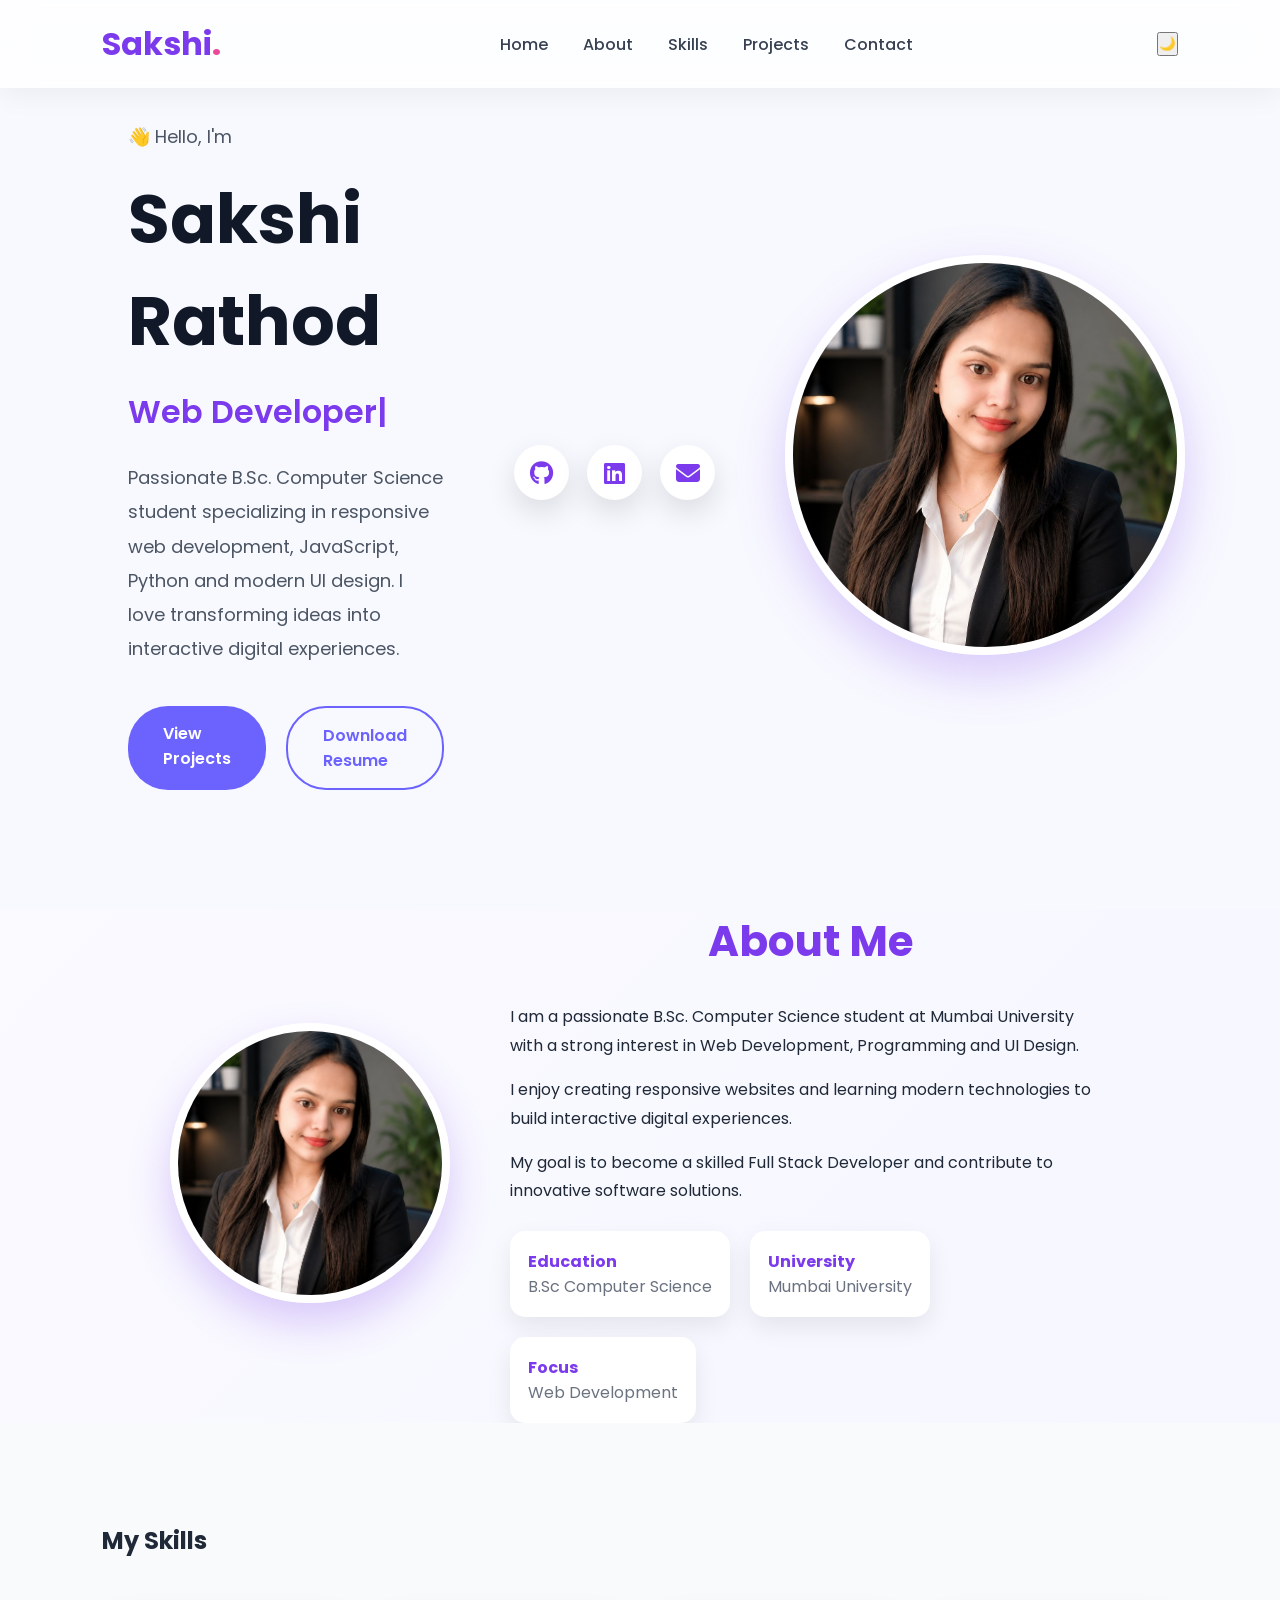
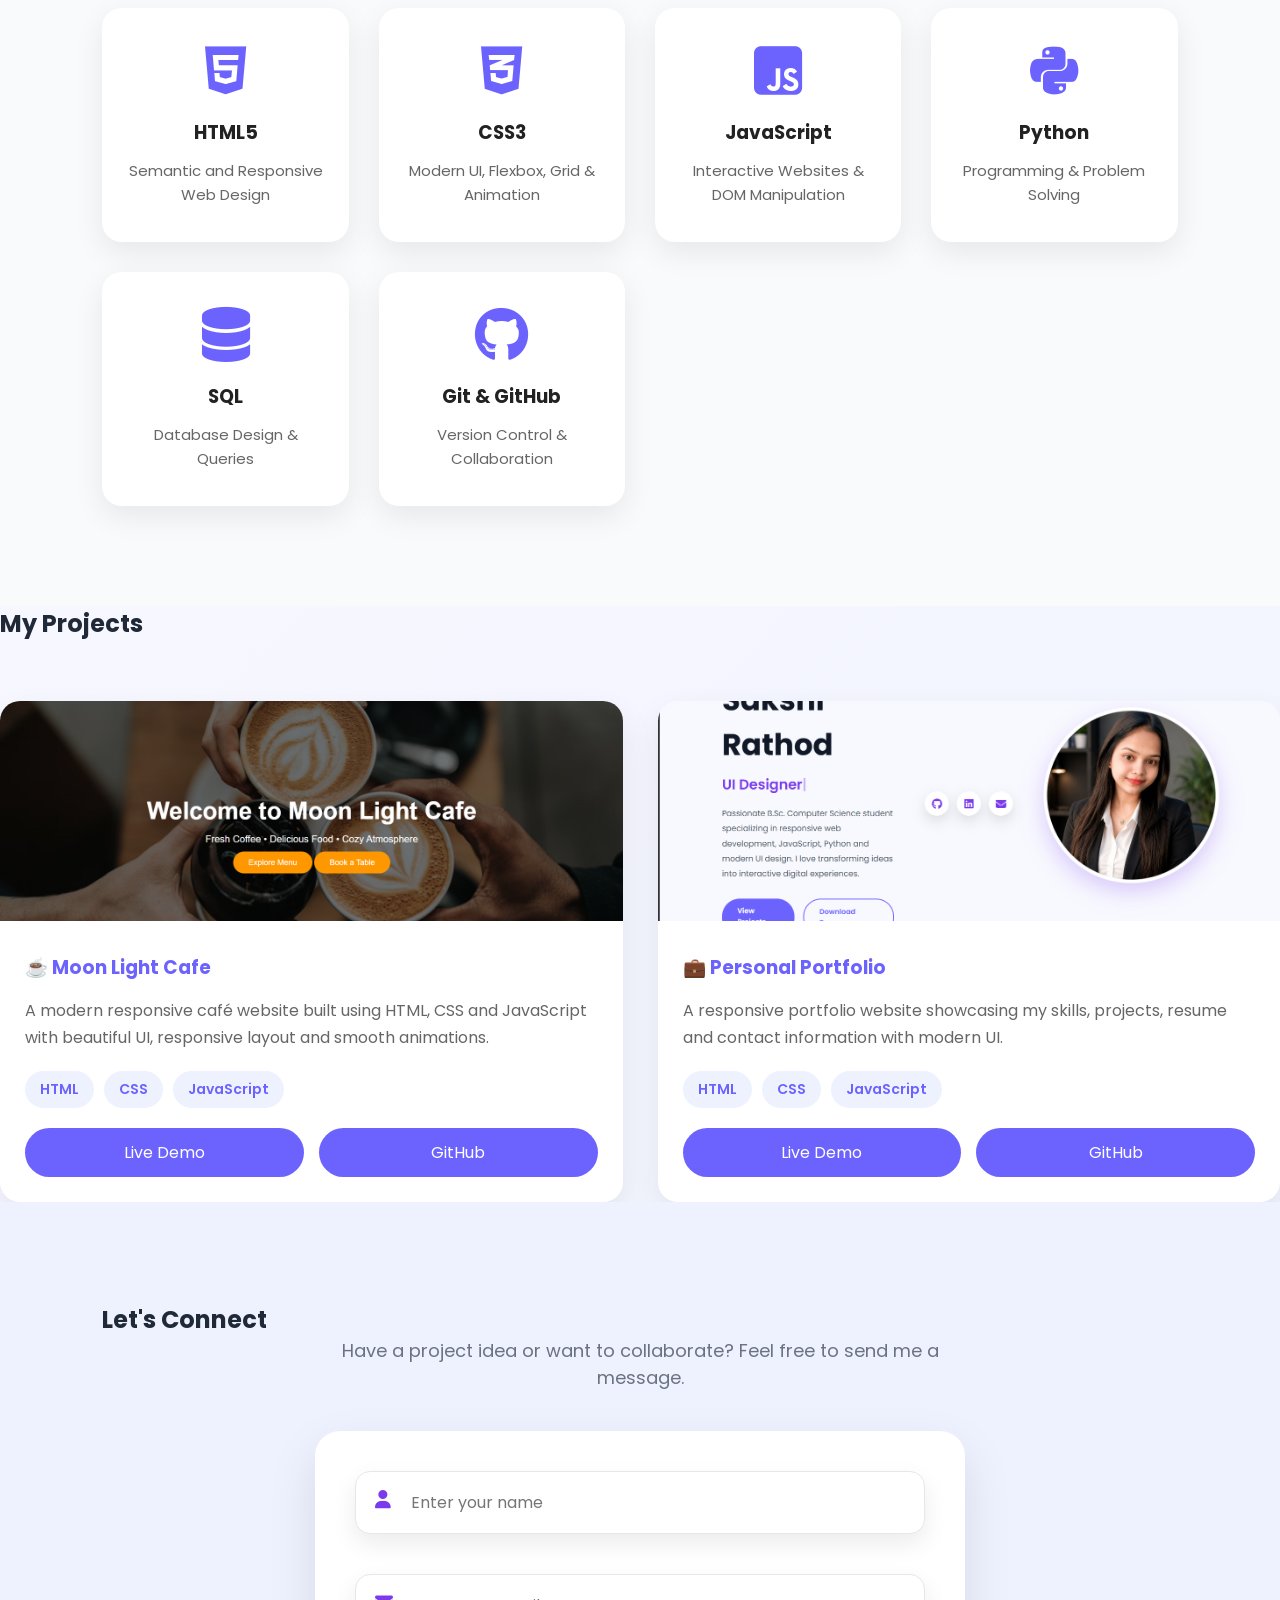
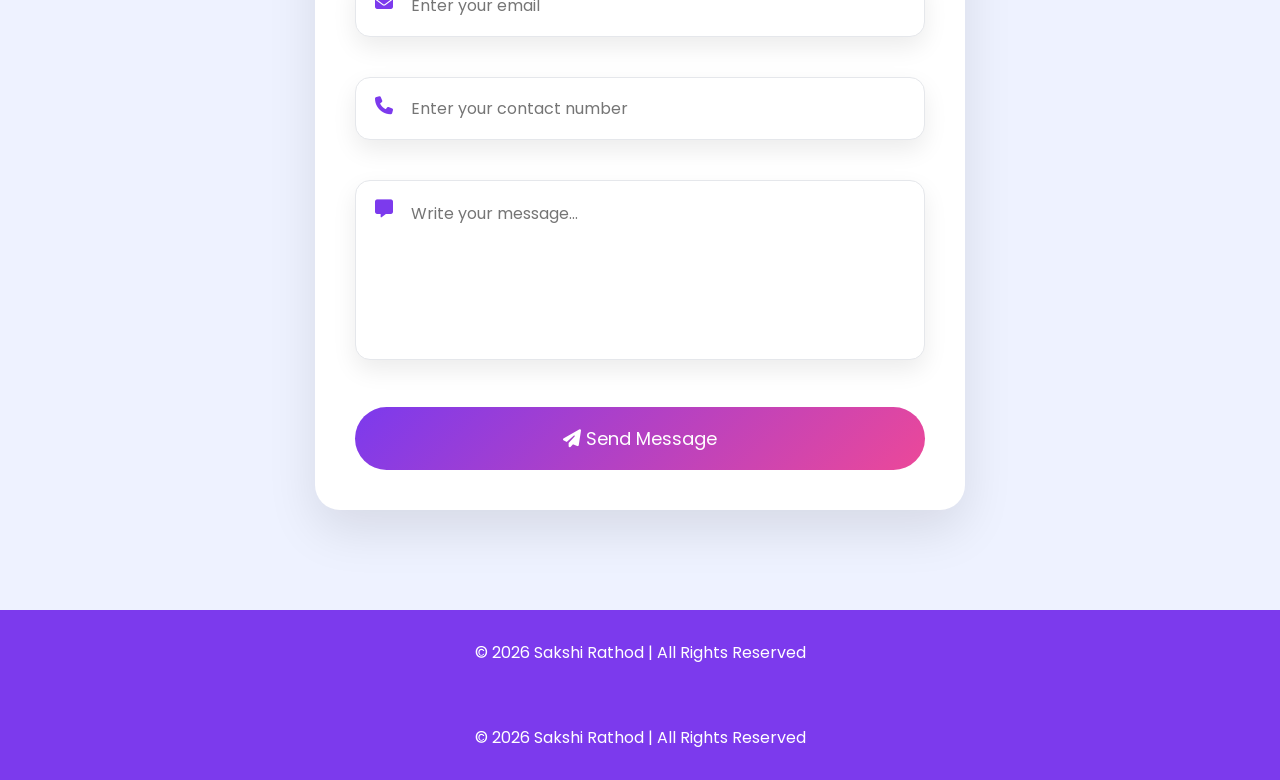
<file: WebDev-L2-Portfolio/index.html>
<!DOCTYPE html>
<html lang="en">

<head>
    <meta charset="UTF-8">
    <meta name="viewport" content="width=device-width, initial-scale=1.0">
    <title>Sakshi Rathod | Portfolio</title>

    <!-- CSS -->
    <link rel="stylesheet" href="style.css">

    <!-- Google Font -->
    <link href="https://fonts.googleapis.com/css2?family=Poppins:wght@300;400;500;600;700;800&display=swap" rel="stylesheet">

    <!-- Font Awesome -->
    <link rel="stylesheet"
        href="https://cdnjs.cloudflare.com/ajax/libs/font-awesome/6.6.0/css/all.min.css">
</head>

<body>

<!-- ================= NAVBAR ================= -->

<header>

<nav class="navbar">

<div class="logo">
Sakshi<span>.</span>
</div>

<ul class="nav-links">

<li><a href="#home">Home</a></li>
<li><a href="#about">About</a></li>
<li><a href="#skills">Skills</a></li>
<li><a href="#projects">Projects</a></li>
<li><a href="#contact">Contact</a></li>

</ul>

<button id="theme-toggle">
🌙
</button>

</nav>

</header>

<!-- ================= HERO ================= -->

<section class="hero" id="home">

    <div class="hero-content">

        <div class="hero-text">

            <p class="welcome">👋 Hello, I'm</p>

            <h1>Sakshi Rathod</h1>

            <h2>
    <span id="typing"></span>

            </h2>

            <p class="hero-description">
                Passionate B.Sc. Computer Science student specializing in
                responsive web development, JavaScript, Python and modern UI design.
                I love transforming ideas into interactive digital experiences.
            </p>

            <div class="hero-buttons">

                <a href="#projects" class="btn">
                    View Projects
                </a>

                <a href="Sakshi_Rathod_Resume.pdf" download class="btn btn-outline">
    Download Resume
</a>

            </div>

        </div>
        <div class="social-icons">

    <a href="https://github.com/sakshirathod788-svg" target="_blank">
        <i class="fab fa-github"></i>
    </a>

    <a href="https://linkedin.com/in/sakshi-rathod-85656731a" target="_blank">
        <i class="fab fa-linkedin"></i>
    </a>

    <a href="mailto:sakshirathod788@gmail.com">
        <i class="fas fa-envelope"></i>
    </a>

</div>

        <div class="hero-image">
    <img src="images/1000123380.jpg" alt="Sakshi Rathod">
</div>
    </div>

</section>

<!-- ================= ABOUT ================= -->

<section class="about reveal" id="about">

    <div class="about-container">

        <div class="about-image">
            <img src="images/1000123380.jpg" alt="Sakshi Rathod">
        </div>


        <div class="about-content">

            <h2 class="section-title">
                About Me
            </h2>

            <p>
                I am a passionate B.Sc. Computer Science student at Mumbai University
                with a strong interest in Web Development, Programming and UI Design.
            </p>

            <p>
                I enjoy creating responsive websites and learning modern technologies
                to build interactive digital experiences.
            </p>

            <p>
                My goal is to become a skilled Full Stack Developer and contribute
                to innovative software solutions.
            </p>


            <div class="about-info">

                <div>
                    <strong>Education</strong>
                    <span>B.Sc Computer Science</span>
                </div>


                <div>
                    <strong>University</strong>
                    <span>Mumbai University</span>
                </div>


                <div>
                    <strong>Focus</strong>
                    <span>Web Development</span>
                </div>

            </div>

        </div>

    </div>

</section>
<!-- ================= SKILLS ================= -->
<!-- ================= SKILLS ================= -->

<section class="skills reveal" id="skills">

    <h2 class="section-title">My Skills</h2>

    <div class="skills-grid">

        <div class="skill-card">
            <i class="fab fa-html5"></i>
            <h3>HTML5</h3>
            <p>Semantic and Responsive Web Design</p>
        </div>


        <div class="skill-card">
            <i class="fab fa-css3-alt"></i>
            <h3>CSS3</h3>
            <p>Modern UI, Flexbox, Grid & Animation</p>
        </div>


        <div class="skill-card">
            <i class="fab fa-js-square"></i>
            <h3>JavaScript</h3>
            <p>Interactive Websites & DOM Manipulation</p>
        </div>


        <div class="skill-card">
            <i class="fab fa-python"></i>
            <h3>Python</h3>
            <p>Programming & Problem Solving</p>
        </div>


        <div class="skill-card">
            <i class="fas fa-database"></i>
            <h3>SQL</h3>
            <p>Database Design & Queries</p>
        </div>


        <div class="skill-card">
            <i class="fab fa-github"></i>
            <h3>Git & GitHub</h3>
            <p>Version Control & Collaboration</p>
        </div>


    </div>

</section>

        </div>


    </div>

</section>
    </div>

</section>

<!-- ================= PROJECTS ================= -->


    <section class="projects reveal" id="projects"></section>

    <h2 class="section-title">My Projects</h2>

    <div class="projects-container">

        <!-- Project 1 -->

        <div class="project-card">

            <img src="images/moonlight.png" alt="Moon Light Cafe">

            <div class="project-content">

                <h3>☕ Moon Light Cafe</h3>

                <p>
                    A modern responsive café website built using HTML, CSS and JavaScript with beautiful UI, responsive layout and smooth animations.
                </p>

                <div class="project-tech">
                    <span>HTML</span>
                    <span>CSS</span>
                    <span>JavaScript</span>
                </div>

                <div class="project-buttons">

                    <a href="https://sakshirathod788-svg.github.io/OIBSIP/" target="_blank">
    Live Demo
</a>

                    <a href="https://github.com/sakshirathod788-svg/OIBSIP" target="_blank">
    GitHub
</a>

                </div>

            </div>

        </div>

        <!-- Project 2 -->

        <div class="project-card">

            <img src="images/portfolio.png" alt="Portfolio">

            <div class="project-content">

                <h3>💼 Personal Portfolio</h3>

                <p>
                    A responsive portfolio website showcasing my skills, projects, resume and contact information with modern UI.
                </p>

                <div class="project-tech">
                    <span>HTML</span>
                    <span>CSS</span>
                    <span>JavaScript</span>
                </div>

                <div class="project-buttons">

                    <a href="#" target="_blank">
                        Live Demo
                    </a>

                    <a href="#" target="_blank">
                        GitHub
                    </a>

                </div>

            </div>

        </div>

    </div>

</section>



<!-- ================= CONTACT ================= -->

<!-- ================= CONTACT ================= -->

<section class="contact reveal" id="contact">

    <h2 class="section-title">
        Let's Connect
    </h2>

    <p class="contact-text">
        Have a project idea or want to collaborate?
        Feel free to send me a message.
    </p>


    <form action="https://api.web3forms.com/submit" method="POST">

        <!-- Your Access Key -->
        <input type="hidden" name="access_key" value="ac0a4e69-1e77-4407-ad9c-245c197e8f6f">

        <input type="hidden" name="subject" value="New Portfolio Message">

        <input type="hidden" name="redirect" value="https://web3forms.com/success">


        <div class="input-box">

            <i class="fas fa-user"></i>

            <input
            type="text"
            name="name"
            placeholder="Enter your name"
            required>

        </div>


        <div class="input-box">

            <i class="fas fa-envelope"></i>

            <input
            type="email"
            name="email"
            placeholder="Enter your email"
            required>

        </div>


        <div class="input-box">

            <i class="fas fa-phone"></i>

            <input
            type="tel"
            name="phone"
            placeholder="Enter your contact number"
            required>

        </div>


        <div class="input-box">

            <i class="fas fa-message"></i>

            <textarea
            name="message"
            placeholder="Write your message..."
            required></textarea>

        </div>


        <!-- Submit Button -->

        <button type="submit" class="submit-btn">

            <i class="fas fa-paper-plane"></i>
            Send Message

        </button>


    </form>

</section>
        </button>

    </form>

</section>

<!-- ================= FOOTER ================= -->

<footer>

<p>

© 2026 Sakshi Rathod | All Rights Reserved

</p>

</footer>

<script src="script.js"></script>
<footer>

<p>
© 2026 Sakshi Rathod | All Rights Reserved
</p>

</footer>

<button class="top-btn" id="topBtn">
    <i class="fas fa-arrow-up"></i>
</button>

<script src="script.js"></script>

</body>
</html>

</body>

</html>
</file>
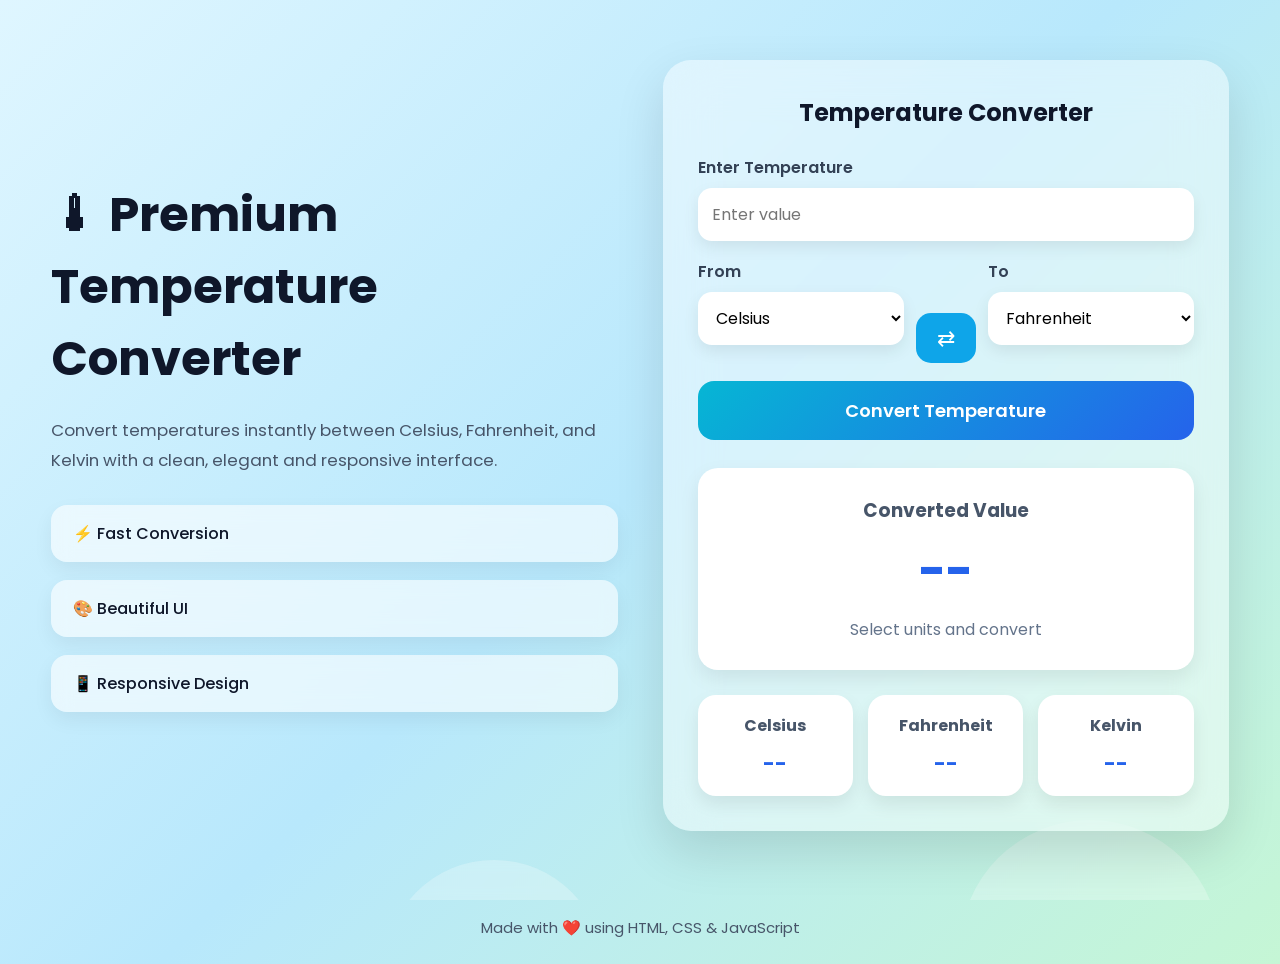
<file: WebDev-L3-TemperatureConverter/index.html>
<!DOCTYPE html>
<html lang="en">
<head>
    <meta charset="UTF-8" />
    <meta name="viewport" content="width=device-width, initial-scale=1.0" />
    <title>Premium Temperature Converter</title>

    <!-- Google Font -->
    <link href="https://fonts.googleapis.com/css2?family=Poppins:wght@300;400;500;600;700&display=swap" rel="stylesheet">

    <!-- CSS -->
    <link rel="stylesheet" href="style.css">
</head>
<body>

    <!-- Animated Background -->
    <div class="background">
        <span></span>
        <span></span>
        <span></span>
        <span></span>
        <span></span>
    </div>

    <div class="container">

        <!-- Left Side -->
        <div class="info">

            <h1>🌡 Premium Temperature Converter</h1>

            <p>
                Convert temperatures instantly between
                Celsius, Fahrenheit, and Kelvin with a clean,
                elegant and responsive interface.
            </p>

            <div class="features">

                <div class="feature-card">
                    ⚡ Fast Conversion
                </div>

                <div class="feature-card">
                    🎨 Beautiful UI
                </div>

                <div class="feature-card">
                    📱 Responsive Design
                </div>

            </div>

        </div>

        <!-- Right Side -->
        <div class="converter-card">

            <h2>Temperature Converter</h2>

            <div class="input-group">

                <label>Enter Temperature</label>

                <input
                    type="number"
                    id="temperature"
                    placeholder="Enter value">

            </div>

            <div class="unit-row">

                <div>

                    <label>From</label>

                    <select id="fromUnit">

                        <option value="Celsius">Celsius</option>
                        <option value="Fahrenheit">Fahrenheit</option>
                        <option value="Kelvin">Kelvin</option>

                    </select>

                </div>

                <button id="swapBtn">
                    ⇄
                </button>

                <div>

                    <label>To</label>

                    <select id="toUnit">

                        <option value="Fahrenheit">Fahrenheit</option>
                        <option value="Celsius">Celsius</option>
                        <option value="Kelvin">Kelvin</option>

                    </select>

                </div>

            </div>

            <button id="convertBtn">
                Convert Temperature
            </button>

            <div class="result-box">

                <h3>Converted Value</h3>

                <h1 id="resultValue">
                    --
                </h1>

                <p id="resultUnit">
                    Select units and convert
                </p>

            </div>

            <div class="extra-results">

                <div class="small-card">
                    <h4>Celsius</h4>
                    <p id="celsiusValue">--</p>
                </div>

                <div class="small-card">
                    <h4>Fahrenheit</h4>
                    <p id="fahrenheitValue">--</p>
                </div>

                <div class="small-card">
                    <h4>Kelvin</h4>
                    <p id="kelvinValue">--</p>
                </div>

            </div>

        </div>

    </div>

    <!-- Footer -->

    <footer>

        <p>
            Made with ❤️ using HTML, CSS & JavaScript
        </p>

    </footer>

    <script src="script.js"></script>

</body>
</html>
</file>
<file: WebDev-L2-Portfolio/style.css>
/* ================= GOOGLE FONT ================= */

*{
    margin:0;
    padding:0;
    box-sizing:border-box;
    font-family:'Poppins',sans-serif;
}

html{
    scroll-behavior:smooth;
}

body{
    background:linear-gradient(135deg,#FDFBFF,#EEF2FF);
    color:#1F2937;
}

/* ================= NAVBAR ================= */

.navbar{
    width:100%;
    position:fixed;
    top:0;
    left:0;
    display:flex;
    justify-content:space-between;
    align-items:center;
    padding:20px 8%;
    background:rgba(255,255,255,.75);
    backdrop-filter:blur(15px);
    box-shadow:0 8px 25px rgba(0,0,0,.05);
    z-index:1000;
}

.logo{
    font-size:32px;
    font-weight:700;
    color:#7C3AED;
}

.logo span{
    color:#EC4899;
}

.nav-links{
    display:flex;
    list-style:none;
}

.nav-links li{
    margin-left:35px;
}

.nav-links a{
    text-decoration:none;
    color:#374151;
    font-weight:500;
    transition:.3s;
}

.nav-links a:hover{
    color:#7C3AED;
}


/* ================= HERO ================= */

.hero{
    min-height:100vh;
    display:flex;
    align-items:center;
    justify-content:center;
    padding:120px 8%;
    background:#f8f9ff;
}

.hero-content{
    width:100%;
    display:flex;
    align-items:center;
    justify-content:space-between;
    gap:70px;
}

.hero-text{
    flex:1;
}

.hero-image{
    flex:1;
    display:flex;
    justify-content:center;
    align-items:center;
}

.hero-image img{
    width:400px;
    height:400px;
    object-fit:cover;
    border-radius:50%;
    border:8px solid white;
    box-shadow:0 20px 50px rgba(124,58,237,.25);
    transition:.4s;
}

.hero-image img:hover{
    transform:scale(1.05);
}

/* ================= CONTENT ================= */

.hero-text h4{
    color:#7C3AED;
    font-size:22px;
}

.hero-text h1{
    font-size:68px;
    margin:15px 0;
    color:#111827;
}

.hero-text h2{
    color:#6B7280;
    margin-bottom:25px;
    font-size:30px;
}

.hero-text p{
    color:#4B5563;
    line-height:1.9;
    font-size:18px;
    max-width:550px;
}

/* ================= RESPONSIVE ================= */

@media(max-width:900px){

.hero{

flex-direction:column;

text-align:center;

padding-top:150px;

}

.hero-content p{

margin:auto;

}

.hero-buttons{

justify-content:center;

}

.navbar{

flex-direction:column;

}

.nav-links{

margin-top:20px;

}

.hero-content h1{

font-size:48px;

}

.hero-content h2{

font-size:24px;

}

box-shadow:
0 0 0 8px white,
0 0 45px rgba(124,58,237,.35);
}

}

/* ================= ABOUT ================= */

.about{
    padding:100px 10%;
    background:#ffffff;
}

.about .section-title{
    text-align:center;
    font-size:42px;
    color:#7C3AED;
    margin-bottom:30px;
}

.about .section-text{
    max-width:900px;
    margin:0 auto;
    text-align:center;
    font-size:18px;
    line-height:1.9;
    color:#6B7280;
}
/* ================= SKILLS ================= */

.skills{
    padding:100px 8%;
    background:#F8FAFC;
}

.skills-grid{
    display:grid;
    grid-template-columns:repeat(auto-fit,minmax(180px,1fr));
    gap:25px;
    margin-top:50px;
}

.skills-grid{
    display:grid;
    grid-template-columns:repeat(auto-fit,minmax(230px,1fr));
    gap:30px;
    margin-top:50px;
}

.skill-card{
    background:#fff;
    padding:35px 25px;
    border-radius:20px;
    text-align:center;
    transition:.4s;
    box-shadow:0 10px 30px rgba(0,0,0,.08);
}

.skill-card i{
    font-size:55px;
    color:#6C63FF;
    margin-bottom:20px;
}

.skill-card h3{
    margin-bottom:12px;
    color:#222;
}

.skill-card p{
    color:#666;
    font-size:15px;
    line-height:1.6;
}

.skill-card:hover{
    transform:translateY(-10px);
    box-shadow:0 25px 50px rgba(108,99,255,.25);
}

/* ================= PROJECTS ================= */

.projects-container{
    display:grid;
    grid-template-columns:repeat(auto-fit,minmax(350px,1fr));
    gap:35px;
    margin-top:60px;
}

.project-card{
    background:#fff;
    border-radius:20px;
    overflow:hidden;
    box-shadow:0 15px 35px rgba(0,0,0,.08);
    transition:.4s;
}

.project-card:hover{
    transform:translateY(-12px);
    box-shadow:0 25px 50px rgba(108,99,255,.25);
}

.project-card img{
    width:100%;
    height:220px;
    object-fit:cover;
}

.project-content{
    padding:25px;
}

.project-content h3{
    margin-bottom:15px;
    color:#6C63FF;
}

.project-content p{
    color:#666;
    line-height:1.7;
}

.project-tech{
    display:flex;
    gap:10px;
    flex-wrap:wrap;
    margin:20px 0;
}

.project-tech span{
    background:#EEF2FF;
    color:#6C63FF;
    padding:8px 15px;
    border-radius:30px;
    font-size:14px;
    font-weight:600;
}

.project-buttons{
    display:flex;
    gap:15px;
}

.project-buttons a{
    flex:1;
    text-align:center;
    text-decoration:none;
    padding:12px;
    border-radius:30px;
    background:#6C63FF;
    color:white;
    transition:.3s;
}

.project-buttons a:hover{
    background:#5146ff;
}

/* ================= CONTACT ================= */

.contact{
    padding:100px 8%;
    background:#EEF2FF;
}

.contact form{
    max-width:650px;
    margin:auto;
    display:flex;
    flex-direction:column;
    gap:20px;
}

.contact input,
.contact textarea{
    padding:18px;
    border:none;
    border-radius:12px;
    background:white;
    box-shadow:0 8px 20px rgba(0,0,0,.06);
    font-size:16px;
    outline:none;
}

.contact textarea{
    height:170px;
    resize:none;
}

.contact button{
    padding:18px;
    border:none;
    border-radius:35px;
    background:#7C3AED;
    color:white;
    font-size:18px;
    cursor:pointer;
    transition:.3s;
}

.contact button:hover{
    background:#6D28D9;
}

/* ================= FOOTER ================= */

footer{
    padding:30px;
    text-align:center;
    background:#7C3AED;
    color:white;
}

/* ================= MOBILE ================= */

@media(max-width:768px){

.skills-grid{
    grid-template-columns:1fr;
}

.project-card{
    padding:25px;
}

.section-title{
    font-size:34px;
}

.section-text{
    font-size:16px;
}

}
/* ACTIVE NAVBAR */

.nav-links a.active{

color:#7C3AED;

font-weight:700;

}

/* SCROLL TO TOP */

.top-btn{

position:fixed;

bottom:30px;

right:30px;

width:55px;

height:55px;

border:none;

border-radius:50%;

background:#7C3AED;

color:white;

font-size:24px;

cursor:pointer;

display:none;

box-shadow:0 10px 25px rgba(0,0,0,.25);

transition:.3s;

z-index:1000;

}

.top-btn:hover{

transform:scale(1.1);

background:#6D28D9;

}
.contact input,
.contact textarea{

    width:100%;
    padding:18px;

    border-radius:15px;
    border:none;

    margin-bottom:20px;

    font-size:17px;

    box-shadow:0 10px 25px rgba(0,0,0,.08);

    outline:none;

}

.contact textarea{

    height:180px;

}

.contact button{

    width:100%;

    padding:18px;

    background:#7C3AED;

    color:white;

    border:none;

    border-radius:40px;

    font-size:18px;

    cursor:pointer;

    transition:.3s;

}

.contact button:hover{

    background:#6D28D9;

}
/* ================= TYPING TEXT ================= */

#typing{

    color:#7C3AED;

    font-weight:700;

}

#typing::after{

    content:"|";

    animation:blink .8s infinite;

}

@keyframes blink{

    50%{

        opacity:0;

    }

}
.hero{
    min-height:100vh;
    display:flex;
    align-items:center;
    justify-content:center;
    padding:120px 10%;
    background:#f8f9ff;
}

.hero-content{
    width:100%;
    display:flex;
    justify-content:space-between;
    align-items:center;
    gap:70px;
}

.hero-text{
    flex:1;
}

.hero-image{
    flex:1;
    display:flex;
    justify-content:center;
}
.hero-buttons{
    display:flex;
    gap:20px;
    margin-top:40px;
}

.btn{
    padding:15px 35px;
    background:#6c63ff;
    color:white;
    text-decoration:none;
    border-radius:40px;
    font-weight:600;
    transition:.3s;
}

.btn:hover{
    transform:translateY(-5px);
    background:#5848ff;
}

.btn-outline{
    background:transparent;
    color:#6c63ff;
    border:2px solid #6c63ff;
}

.btn-outline:hover{
    background:#6c63ff;
    color:white;
}
.hero-image img{
    animation: float 4s ease-in-out infinite;
}

@keyframes float{
    0%{
        transform: translateY(0);
    }
    50%{
        transform: translateY(-12px);
    }
    100%{
        transform: translateY(0);
    }
}
/* ================= TYPING TEXT ================= */

#typing{
    color:#7C3AED;
    font-size:32px;
    font-weight:600;
    min-height:45px;
}

#typing::after{
    content:"|";
    animation:blink .8s infinite;
}

@keyframes blink{
    50%{
        opacity:0;
    }
}
/*================ SOCIAL ICONS ================*/

.social-icons{
    margin-top:35px;
    display:flex;
    gap:18px;
}

.social-icons a{
    width:55px;
    height:55px;
    display:flex;
    justify-content:center;
    align-items:center;
    border-radius:50%;
    text-decoration:none;
    background:#ffffff;
    color:#7C3AED;
    font-size:24px;
    box-shadow:0 12px 30px rgba(0,0,0,.12);
    transition:.4s;
}

.social-icons a:hover{
    transform:translateY(-8px) rotate(360deg);
    background:#7C3AED;
    color:white;
}
/* DARK MODE TEST */

.dark-mode{
    background:#111827;
    color:white;
}


.dark-mode .navbar{
    background:#1f2937;
}


.dark-mode .hero,
.dark-mode .about,
.dark-mode .skills,
.dark-mode .projects,
.dark-mode .contact{
    background:#111827;
}


.dark-mode .skill-card,
.dark-mode .project-card{
    background:#1f2937;
}


.dark-mode p{
    color:#e5e7eb;
}
/* ================= SCROLL REVEAL ================= */

.reveal{

    opacity:0;
    transform:translateY(60px);
    transition:all 0.8s ease;

}


.reveal.active{

    opacity:1;
    transform:translateY(0);

}
/* ================= ABOUT NEW DESIGN ================= */

.about-container{

    display:flex;
    align-items:center;
    justify-content:center;
    gap:60px;

}


.about-image img{

    width:280px;
    height:280px;
    border-radius:50%;
    object-fit:cover;
    border:8px solid white;
    box-shadow:0 20px 40px rgba(124,58,237,.25);

}


.about-content{

    max-width:600px;

}


.about-content p{

    margin-bottom:15px;
    line-height:1.8;

}


.about-info{

    display:flex;
    gap:20px;
    margin-top:25px;
    flex-wrap:wrap;

}


.about-info div{

    background:white;
    padding:18px;
    border-radius:15px;
    box-shadow:0 10px 25px rgba(0,0,0,.08);

}


.about-info strong{

    display:block;
    color:#7C3AED;

}


.about-info span{

    color:#6B7280;

}
/* ================= CONTACT DESIGN ================= */


.contact-text{

    text-align:center;
    max-width:600px;
    margin:0 auto 40px;
    color:#6B7280;
    font-size:18px;

}


.contact form{

    background:white;
    padding:40px;
    border-radius:25px;
    box-shadow:0 20px 50px rgba(0,0,0,.1);

}


.contact input,
.contact textarea{

    border:1px solid #e5e7eb;

}


.contact button{

    background:linear-gradient(
    135deg,
    #7C3AED,
    #EC4899
    );

}
/* ================= CONTACT INPUT DESIGN ================= */


.input-box{

    position:relative;
    width:100%;

}


.input-box i{

    position:absolute;
    left:20px;
    top:20px;
    color:#7C3AED;
    font-size:18px;

}


.input-box input,
.input-box textarea{

    width:100%;
    padding:18px 20px 18px 55px;

    border-radius:15px;
    border:1px solid #e5e7eb;

    font-size:16px;

    transition:.3s;

}


.input-box textarea{

    padding-top:20px;

}


.input-box input:focus,
.input-box textarea:focus{

    border-color:#7C3AED;
    box-shadow:0 0 15px rgba(124,58,237,.2);

}
</file>
<file: WebDev-L3-TemperatureConverter/style.css>
/* ==========================
   GOOGLE FONT
========================== */
@import url('https://fonts.googleapis.com/css2?family=Poppins:wght@300;400;500;600;700;800&display=swap');

*{
    margin:0;
    padding:0;
    box-sizing:border-box;
    font-family:'Poppins',sans-serif;
}

body{
    min-height:100vh;
    display:flex;
    flex-direction:column;
    justify-content:center;
    align-items:center;
    overflow-x:hidden;
    background:linear-gradient(135deg,#dff6ff,#b8e8fc,#c5f6d5);
    position:relative;
}

/* ==========================
   Animated Background
========================== */

.background{
    position:fixed;
    inset:0;
    overflow:hidden;
    z-index:-1;
}

.background span{
    position:absolute;
    display:block;
    border-radius:50%;
    animation:float 18s linear infinite;
    bottom:-180px;
    background:rgba(255,255,255,.25);
    backdrop-filter:blur(6px);
}

.background span:nth-child(1){
    width:160px;
    height:160px;
    left:10%;
    animation-duration:22s;
}

.background span:nth-child(2){
    width:220px;
    height:220px;
    left:30%;
    animation-duration:16s;
}

.background span:nth-child(3){
    width:130px;
    height:130px;
    left:55%;
    animation-duration:19s;
}

.background span:nth-child(4){
    width:260px;
    height:260px;
    left:75%;
    animation-duration:26s;
}

.background span:nth-child(5){
    width:180px;
    height:180px;
    left:90%;
    animation-duration:21s;
}

@keyframes float{

    from{
        transform:translateY(0) rotate(0deg);
        opacity:0;
    }

    20%{
        opacity:.8;
    }

    to{
        transform:translateY(-120vh) rotate(360deg);
        opacity:0;
    }

}

/* ==========================
   Layout
========================== */

.container{
    width:92%;
    max-width:1200px;
    display:grid;
    grid-template-columns:1fr 1fr;
    gap:45px;
    align-items:center;
    margin:60px auto;
}

/* ==========================
   Left Section
========================== */

.info h1{

    font-size:3rem;
    color:#0f172a;
    margin-bottom:20px;

}

.info p{

    color:#475569;
    line-height:1.8;
    font-size:1.05rem;
    margin-bottom:30px;

}

.features{

    display:grid;
    gap:18px;

}

.feature-card{

    background:rgba(255,255,255,.6);
    backdrop-filter:blur(10px);
    padding:16px 22px;
    border-radius:16px;
    font-weight:500;
    color:#0f172a;
    box-shadow:0 8px 20px rgba(0,0,0,.06);
    transition:.3s;

}

.feature-card:hover{

    transform:translateY(-6px);

}

/* ==========================
   Converter Card
========================== */
.converter-card{
    animation:slideUp .8s ease;
}

@keyframes slideUp{

from{
    opacity:0;
    transform:translateY(40px);
}

to{
    opacity:1;
    transform:translateY(0);
}

}
.converter-card:hover{
    transform:translateY(-8px);
    transition:.4s;
}

.converter-card{

    background:rgba(255,255,255,.45);
    backdrop-filter:blur(25px);
    padding:35px;
    border-radius:28px;
    box-shadow:0 20px 50px rgba(0,0,0,.12);

}

.converter-card h2{

    text-align:center;
    color:#0f172a;
    margin-bottom:25px;

}

label{

    display:block;
    margin-bottom:8px;
    color:#334155;
    font-weight:600;

}

input,
select{

    width:100%;
    padding:14px;
    border:none;
    border-radius:14px;
    outline:none;
    background:#fff;
    font-size:16px;
    margin-bottom:18px;
    box-shadow:0 6px 16px rgba(0,0,0,.08);

}

.unit-row{

    display:grid;
    grid-template-columns:1fr auto 1fr;
    gap:12px;
    align-items:end;

}

#swapBtn{

    width:60px;
    height:50px;
    border:none;
    border-radius:15px;
    cursor:pointer;
    font-size:22px;
    background:#0ea5e9;
    color:white;
    transition:.3s;

}

#swapBtn:hover{

    transform:rotate(180deg);

}

#convertBtn{

    width:100%;
    padding:16px;
    margin-top:18px;
    border:none;
    border-radius:16px;
    background:linear-gradient(135deg,#06b6d4,#2563eb);
    color:white;
    font-size:18px;
    font-weight:600;
    cursor:pointer;
    transition:.3s;

}

#convertBtn:hover{

    transform:translateY(-3px);
    box-shadow:0 12px 25px rgba(37,99,235,.35);

}

/* ==========================
   Result Box
========================== */

.result-box{

    margin-top:28px;
    padding:28px;
    text-align:center;
    border-radius:20px;
    background:white;
    box-shadow:0 8px 20px rgba(0,0,0,.08);

}

.result-box h3{

    color:#475569;
    margin-bottom:10px;

}

.result-box h1{

    color:#2563eb;
    font-size:3rem;

}

.result-box p{

    margin-top:10px;
    color:#64748b;

}

/* ==========================
   Extra Results
========================== */

.extra-results{

    display:grid;
    grid-template-columns:repeat(3,1fr);
    gap:15px;
    margin-top:25px;

}

.small-card{

    background:white;
    border-radius:18px;
    padding:18px;
    text-align:center;
    box-shadow:0 8px 18px rgba(0,0,0,.08);
    transition:.3s;

}

.small-card:hover{

    transform:translateY(-5px);

}

.small-card h4{

    color:#475569;
    margin-bottom:10px;

}

.small-card p{

    font-size:20px;
    font-weight:700;
    color:#2563eb;

}

/* ==========================
   Footer
========================== */

footer{

    margin:25px;
    color:#475569;
    font-size:15px;

}

/* ==========================
   Responsive
========================== */

@media(max-width:900px){

.container{

    grid-template-columns:1fr;
    text-align:center;

}

.info h1{

    font-size:2.3rem;

}

.converter-card{

    padding:25px;

}

}

@media(max-width:600px){

.extra-results{

    grid-template-columns:1fr;

}

.unit-row{

    grid-template-columns:1fr;

}

#swapBtn{

    width:100%;

}

.info h1{

    font-size:2rem;

}

}
.result-box h1{

animation:pop .4s;

}

@keyframes pop{

0%{
transform:scale(.8);
}

100%{
transform:scale(1);
}

}
</file>
